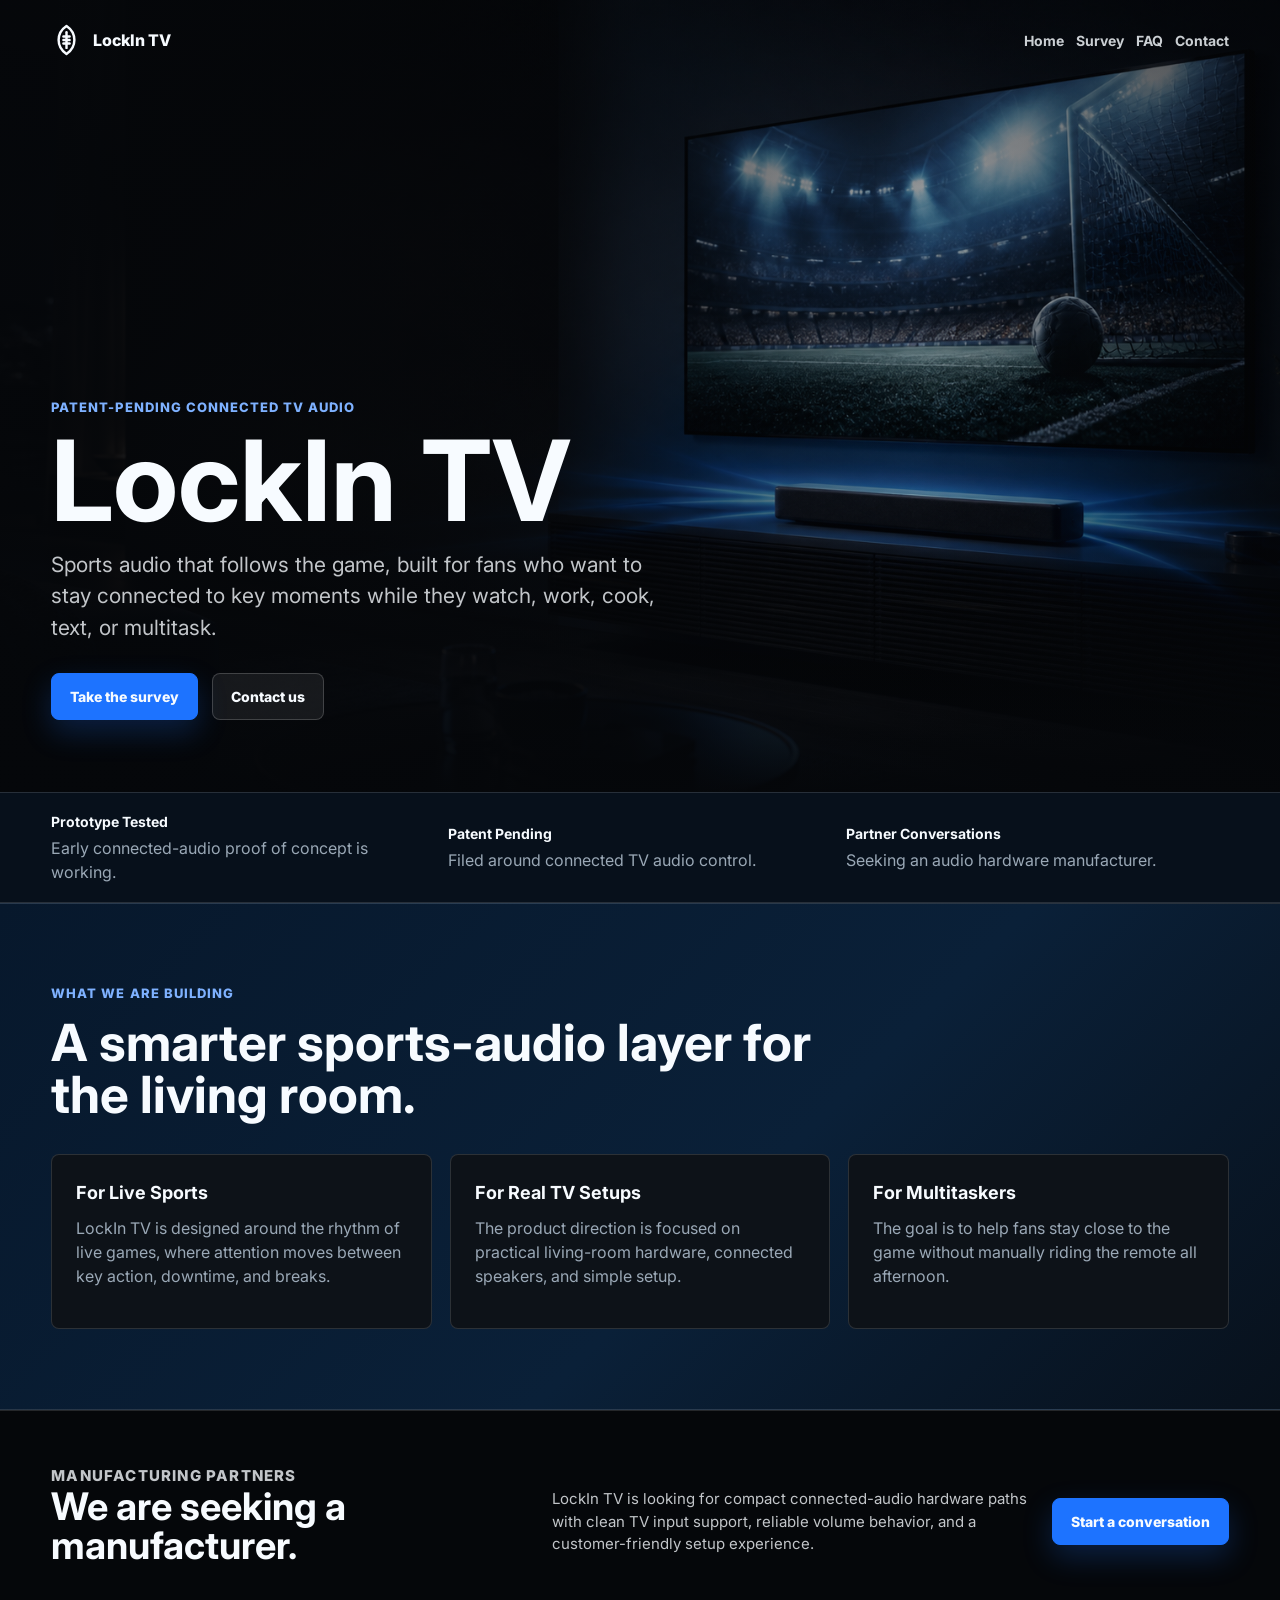
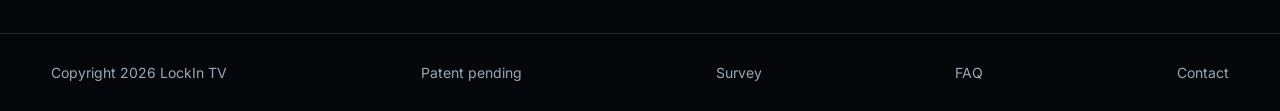
<file: index.html>
﻿<!doctype html>
<html lang="en">
<head>
  <meta charset="utf-8">
  <meta name="viewport" content="width=device-width, initial-scale=1">
  <meta name="description" content="LockIn TV is building patent-pending connected TV audio technology for live sports fans.">
  <title>LockIn TV | Sports Audio That Follows The Game</title>
  <link rel="preconnect" href="https://fonts.googleapis.com">
  <link rel="preconnect" href="https://fonts.gstatic.com" crossorigin>
  <link href="https://fonts.googleapis.com/css2?family=Inter:wght@500;600;700;800&display=swap" rel="stylesheet">
  <link rel="stylesheet" href="styles.css">
</head>
<body>
  <header class="site-header">
    <a class="brand" href="index.html" aria-label="LockIn TV home">
      <span class="brand-mark" aria-hidden="true"></span>
      <span>LockIn TV</span>
    </a>
    <nav aria-label="Primary navigation">
      <a href="index.html">Home</a>
      <a href="survey.html">Survey</a>
      <a href="faq.html">FAQ</a>
      <a href="contact.html">Contact</a>
    </nav>
  </header>

  <main>
    <section class="hero">
      <img class="hero-image" src="assets/lockintv-hero.png" alt="" aria-hidden="true" onerror="this.classList.add('is-missing')">
      <div class="hero-shade"></div>
      <div class="hero-content">
        <p class="eyebrow">Patent-pending connected TV audio</p>
        <h1>LockIn TV</h1>
        <p class="hero-copy">Sports audio that follows the game, built for fans who want to stay connected to key moments while they watch, work, cook, text, or multitask.</p>
        <div class="hero-actions">
          <a class="button primary" href="survey.html">Take the survey</a>
          <a class="button secondary" href="contact.html">Contact us</a>
        </div>
      </div>
    </section>

    <section class="status-strip" aria-label="Company status">
      <div>
        <strong>Prototype Tested</strong>
        <span>Early connected-audio proof of concept is working.</span>
      </div>
      <div>
        <strong>Patent Pending</strong>
        <span>Filed around connected TV audio control.</span>
      </div>
      <div>
        <strong>Partner Conversations</strong>
        <span>Seeking an audio hardware manufacturer.</span>
      </div>
    </section>

    <section class="section">
      <div class="section-heading">
        <p class="eyebrow">What We Are Building</p>
        <h2>A smarter sports-audio layer for the living room.</h2>
      </div>
      <div class="feature-grid">
        <article>
          <h3>For Live Sports</h3>
          <p>LockIn TV is designed around the rhythm of live games, where attention moves between key action, downtime, and breaks.</p>
        </article>
        <article>
          <h3>For Real TV Setups</h3>
          <p>The product direction is focused on practical living-room hardware, connected speakers, and simple setup.</p>
        </article>
        <article>
          <h3>For Multitaskers</h3>
          <p>The goal is to help fans stay close to the game without manually riding the remote all afternoon.</p>
        </article>
      </div>
    </section>

    <section class="partner-band">
      <div>
        <p class="eyebrow">Manufacturing Partners</p>
        <h2>We are seeking a manufacturer.</h2>
      </div>
      <p>LockIn TV is looking for compact connected-audio hardware paths with clean TV input support, reliable volume behavior, and a customer-friendly setup experience.</p>
      <a class="button primary" href="contact.html">Start a conversation</a>
    </section>
  </main>

  <footer class="site-footer">
    <span>Copyright 2026 LockIn TV</span>
    <span>Patent pending</span>
    <a href="survey.html">Survey</a>
    <a href="faq.html">FAQ</a>
    <a href="contact.html">Contact</a>
  </footer>
</body>
</html>
</file>
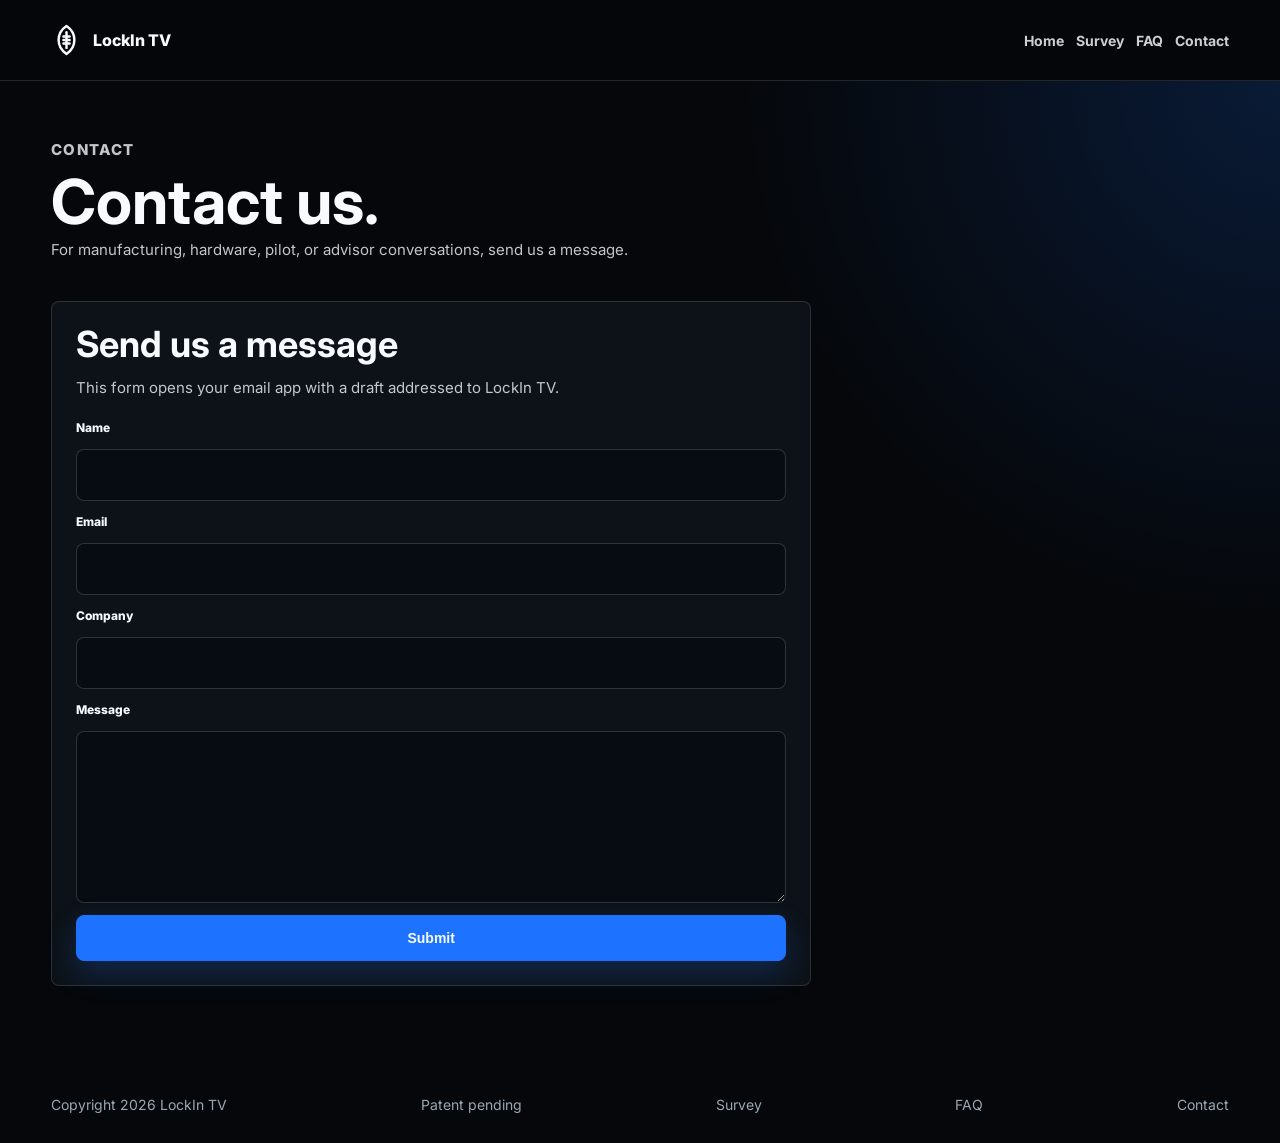
<file: contact.html>
﻿<!doctype html>
<html lang="en">
<head>
  <meta charset="utf-8">
  <meta name="viewport" content="width=device-width, initial-scale=1">
  <meta name="description" content="Contact LockIn TV.">
  <title>Contact | LockIn TV</title>
  <link rel="preconnect" href="https://fonts.googleapis.com">
  <link rel="preconnect" href="https://fonts.gstatic.com" crossorigin>
  <link href="https://fonts.googleapis.com/css2?family=Inter:wght@500;600;700;800&display=swap" rel="stylesheet">
  <link rel="stylesheet" href="styles.css">
</head>
<body>
  <header class="site-header solid">
    <a class="brand" href="index.html" aria-label="LockIn TV home">
      <span class="brand-mark" aria-hidden="true"></span>
      <span>LockIn TV</span>
    </a>
    <nav aria-label="Primary navigation">
      <a href="index.html">Home</a>
      <a href="survey.html">Survey</a>
      <a href="faq.html">FAQ</a>
      <a href="contact.html">Contact</a>
    </nav>
  </header>

  <main class="contact-main">
    <section class="contact-hero">
      <p class="eyebrow">Contact</p>
      <h1>Contact us.</h1>
      <p>For manufacturing, hardware, pilot, or advisor conversations, send us a message.</p>
    </section>

    <section class="contact-layout">
      <div class="contact-card">
        <h2>Send us a message</h2>
        <p class="form-note">This form opens your email app with a draft addressed to LockIn TV.</p>
        <form action="mailto:dan@lockintv.com" method="post" enctype="text/plain">
          <label for="name">Name</label>
          <input id="name" name="name" type="text" autocomplete="name" required>

          <label for="email">Email</label>
          <input id="email" name="email" type="email" autocomplete="email" required>

          <label for="company">Company</label>
          <input id="company" name="company" type="text" autocomplete="organization">

          <label for="message">Message</label>
          <textarea id="message" name="message" rows="6" required></textarea>

          <button class="button primary" type="submit">Submit</button>
        </form>
      </div>
    </section>
  </main>

  <footer class="site-footer">
    <span>Copyright 2026 LockIn TV</span>
    <span>Patent pending</span>
    <a href="survey.html">Survey</a>
    <a href="faq.html">FAQ</a>
    <a href="contact.html">Contact</a>
  </footer>
</body>
</html>
</file>
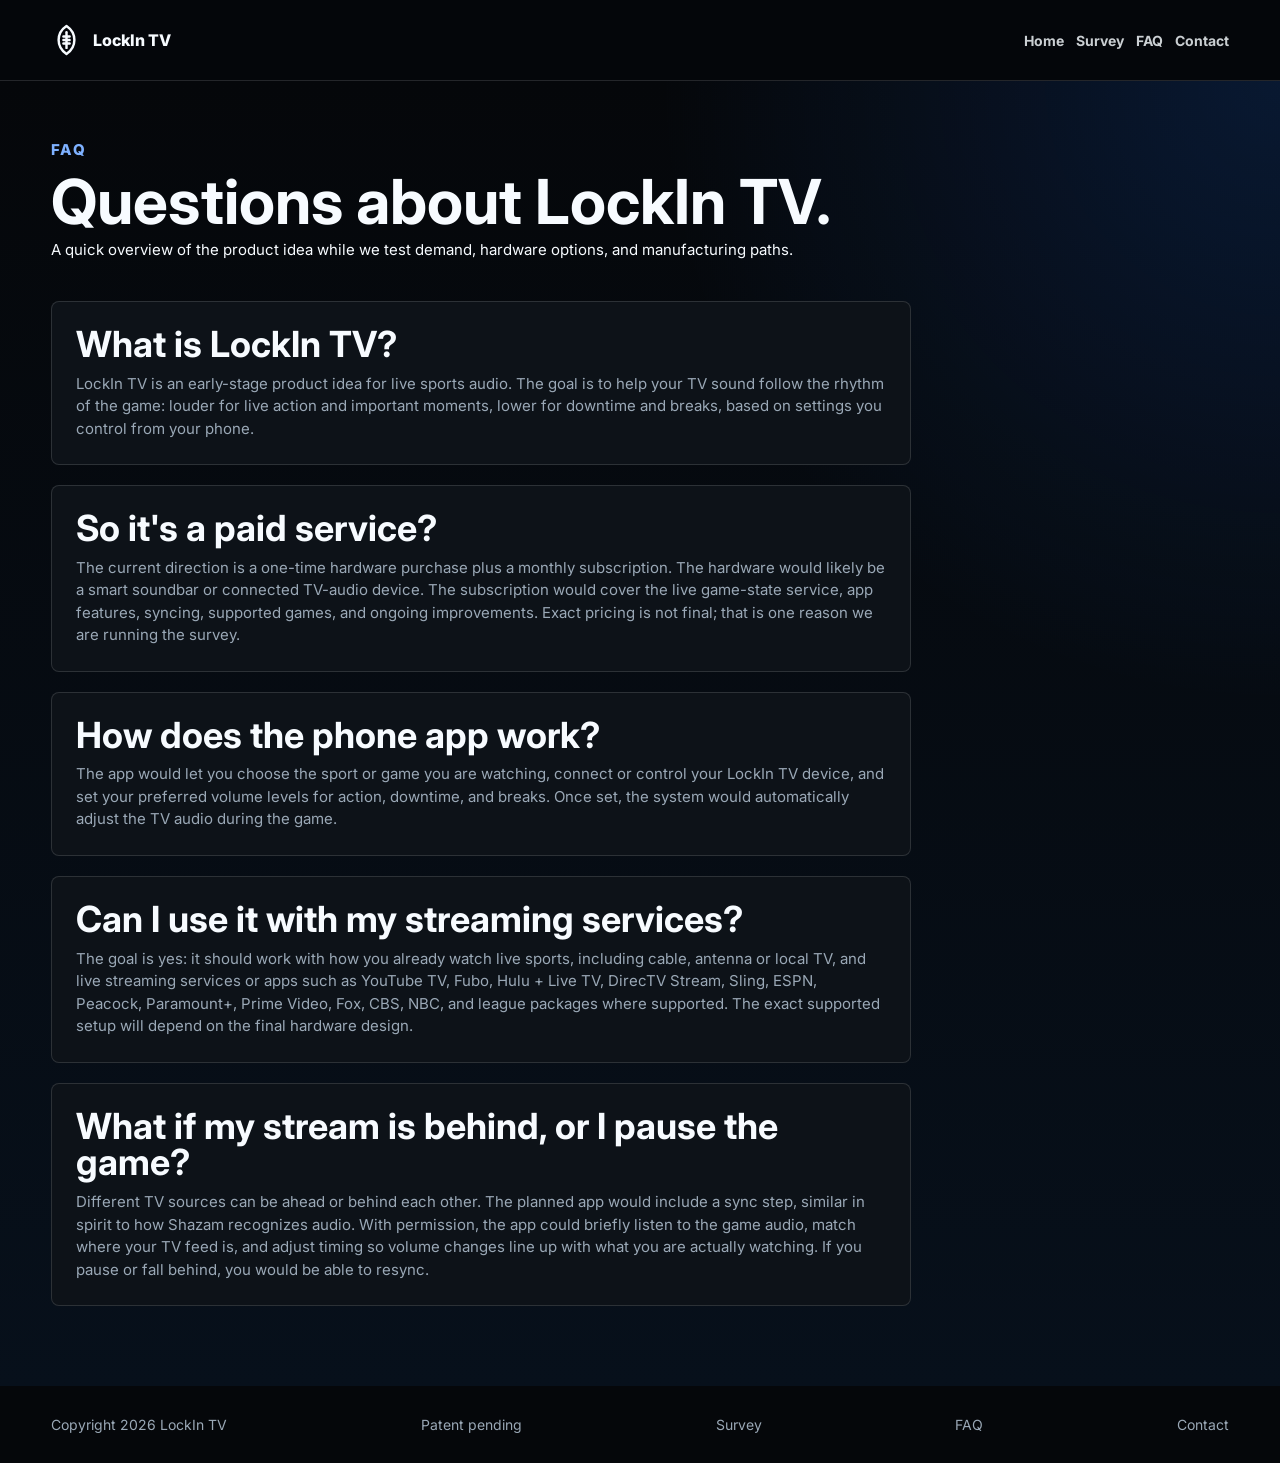
<file: faq.html>
<!doctype html>
<html lang="en">
<head>
  <meta charset="utf-8">
  <meta name="viewport" content="width=device-width, initial-scale=1">
  <meta name="description" content="Frequently asked questions about LockIn TV.">
  <title>FAQ | LockIn TV</title>
  <link rel="preconnect" href="https://fonts.googleapis.com">
  <link rel="preconnect" href="https://fonts.gstatic.com" crossorigin>
  <link href="https://fonts.googleapis.com/css2?family=Inter:wght@500;600;700;800&display=swap" rel="stylesheet">
  <link rel="stylesheet" href="styles.css">
</head>
<body>
  <header class="site-header solid">
    <a class="brand" href="index.html" aria-label="LockIn TV home">
      <span class="brand-mark" aria-hidden="true"></span>
      <span>LockIn TV</span>
    </a>
    <nav aria-label="Primary navigation">
      <a href="index.html">Home</a>
      <a href="survey.html">Survey</a>
      <a href="faq.html">FAQ</a>
      <a href="contact.html">Contact</a>
    </nav>
  </header>

  <main class="faq-main">
    <section class="faq-hero">
      <p class="eyebrow">FAQ</p>
      <h1>Questions about LockIn TV.</h1>
      <p>A quick overview of the product idea while we test demand, hardware options, and manufacturing paths.</p>
    </section>

    <section class="faq-layout" aria-label="Frequently asked questions">
      <article class="faq-card">
        <h2>What is LockIn TV?</h2>
        <p>LockIn TV is an early-stage product idea for live sports audio. The goal is to help your TV sound follow the rhythm of the game: louder for live action and important moments, lower for downtime and breaks, based on settings you control from your phone.</p>
      </article>

      <article class="faq-card">
        <h2>So it's a paid service?</h2>
        <p>The current direction is a one-time hardware purchase plus a monthly subscription. The hardware would likely be a smart soundbar or connected TV-audio device. The subscription would cover the live game-state service, app features, syncing, supported games, and ongoing improvements. Exact pricing is not final; that is one reason we are running the survey.</p>
      </article>

      <article class="faq-card">
        <h2>How does the phone app work?</h2>
        <p>The app would let you choose the sport or game you are watching, connect or control your LockIn TV device, and set your preferred volume levels for action, downtime, and breaks. Once set, the system would automatically adjust the TV audio during the game.</p>
      </article>

      <article class="faq-card">
        <h2>Can I use it with my streaming services?</h2>
        <p>The goal is yes: it should work with how you already watch live sports, including cable, antenna or local TV, and live streaming services or apps such as YouTube TV, Fubo, Hulu + Live TV, DirecTV Stream, Sling, ESPN, Peacock, Paramount+, Prime Video, Fox, CBS, NBC, and league packages where supported. The exact supported setup will depend on the final hardware design.</p>
      </article>

      <article class="faq-card">
        <h2>What if my stream is behind, or I pause the game?</h2>
        <p>Different TV sources can be ahead or behind each other. The planned app would include a sync step, similar in spirit to how Shazam recognizes audio. With permission, the app could briefly listen to the game audio, match where your TV feed is, and adjust timing so volume changes line up with what you are actually watching. If you pause or fall behind, you would be able to resync.</p>
      </article>
    </section>
  </main>

  <footer class="site-footer">
    <span>Copyright 2026 LockIn TV</span>
    <span>Patent pending</span>
    <a href="survey.html">Survey</a>
    <a href="faq.html">FAQ</a>
    <a href="contact.html">Contact</a>
  </footer>
</body>
</html>
</file>
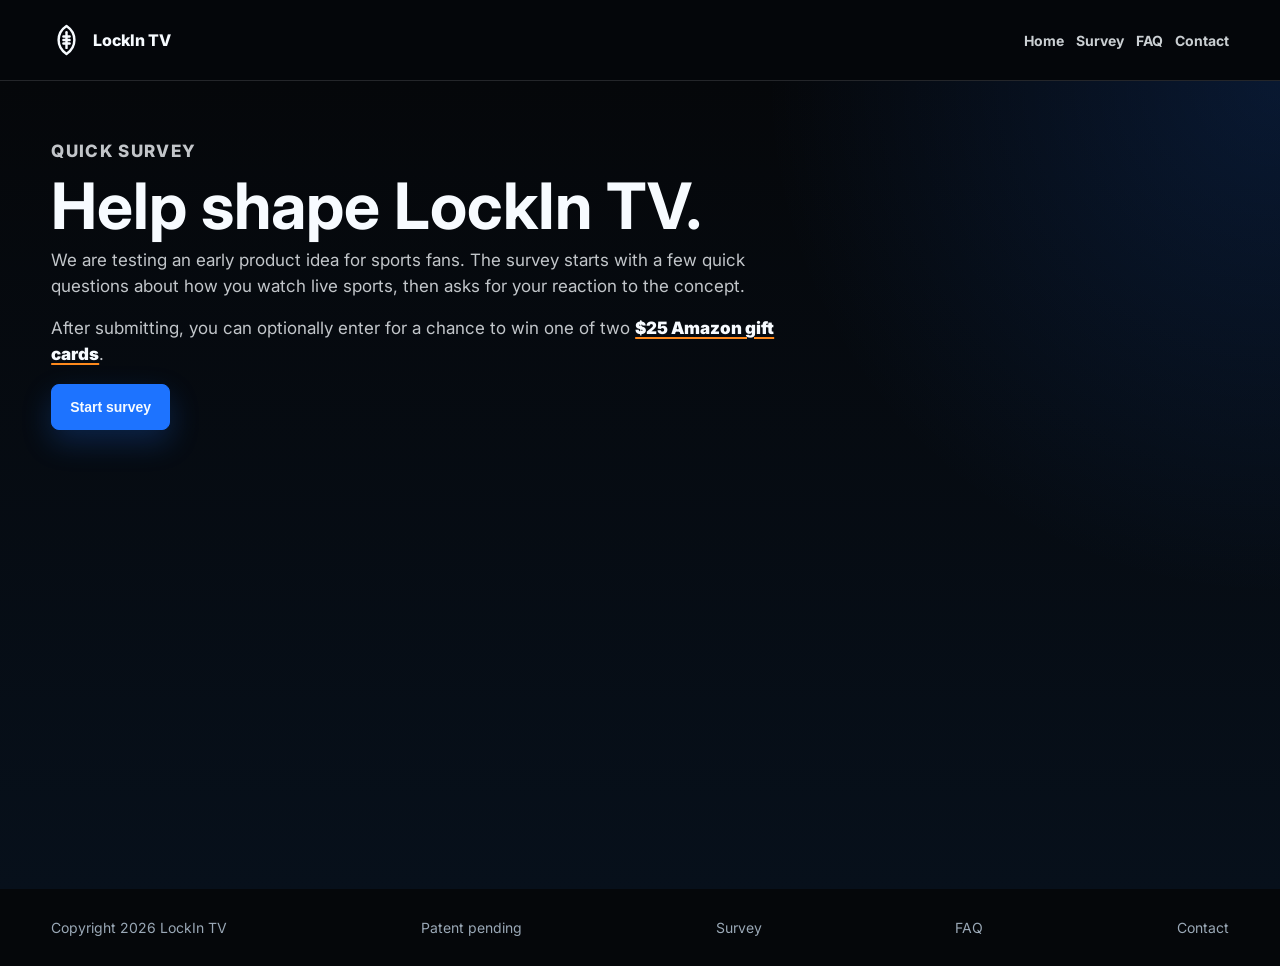
<file: survey.html>
<!doctype html>
<html lang="en">
<head>
  <meta charset="utf-8">
  <meta name="viewport" content="width=device-width, initial-scale=1">
  <meta name="description" content="Quick LockIn TV product survey for sports fans.">
  <title>Survey | LockIn TV</title>
  <link rel="preconnect" href="https://fonts.googleapis.com">
  <link rel="preconnect" href="https://fonts.gstatic.com" crossorigin>
  <link href="https://fonts.googleapis.com/css2?family=Inter:wght@500;600;700;800&display=swap" rel="stylesheet">
  <link rel="stylesheet" href="styles.css">
</head>
<body>
  <header class="site-header solid">
    <a class="brand" href="index.html" aria-label="LockIn TV home">
      <span class="brand-mark" aria-hidden="true"></span>
      <span>LockIn TV</span>
    </a>
    <nav aria-label="Primary navigation">
      <a href="index.html">Home</a>
      <a href="survey.html">Survey</a>
      <a href="faq.html">FAQ</a>
      <a href="contact.html">Contact</a>
    </nav>
  </header>

  <main class="survey-main">
    <section class="survey-hero" id="surveyStart">
      <p class="eyebrow">Quick Survey</p>
      <h1>Help shape LockIn TV.</h1>
      <p>We are testing an early product idea for sports fans. The survey starts with a few quick questions about how you watch live sports, then asks for your reaction to the concept.</p>
      <p>After submitting, you can optionally enter for a chance to win one of two <strong class="giveaway-emphasis">$25 Amazon gift cards</strong>.</p>
      <button class="button primary" type="button" id="startSurveyButton">Start survey</button>
    </section>

    <section class="survey-layout hidden" id="surveyPanel" aria-label="LockIn TV product survey">
      <form class="survey-card" id="surveyForm">
        <div class="survey-heading">
          <p class="eyebrow">Product Fit</p>
          <h2>Sports watching survey</h2>
          <p>Please answer based on what you actually do when watching sports, not what sounds ideal.</p>
        </div>

        <fieldset>
          <legend>1. How often do you watch live sports?</legend>
          <label><input type="radio" name="watch_frequency" value="Daily or almost daily" required>Daily or almost daily</label>
          <label><input type="radio" name="watch_frequency" value="A few times per week">A few times per week</label>
          <label><input type="radio" name="watch_frequency" value="About once per week">About once per week</label>
          <label><input type="radio" name="watch_frequency" value="A few times per month">A few times per month</label>
          <label><input type="radio" name="watch_frequency" value="Only for major games/events">Only for major games/events</label>
          <label><input type="radio" name="watch_frequency" value="Rarely">Rarely</label>
        </fieldset>

        <div class="scale-question">
          <label for="sports_fan_score">2. How big of a sports fan do you consider yourself?</label>
          <div class="scale-row">
            <span>Not really a fan</span>
            <input id="sports_fan_score" name="sports_fan_score" type="range" min="1" max="10" value="5" required>
            <output id="fanOutput">5</output>
            <span>Huge sports fan</span>
          </div>
        </div>

        <div class="scale-question">
          <label for="tv_watch_percentage">3. How much of your live sports watching is on a TV instead of a phone, laptop, or tablet?</label>
          <div class="scale-row">
            <span>Mostly phone/laptop/tablet</span>
            <input id="tv_watch_percentage" name="tv_watch_percentage" type="range" min="0" max="100" step="10" value="50" required>
            <output id="tvWatchOutput">50%</output>
            <span>Mostly TV</span>
          </div>
        </div>

        <fieldset class="hidden" id="nonTvDeviceFieldset">
          <legend>3a. When you watch live sports away from the TV, what device do you use most?</legend>
          <label><input type="radio" name="non_tv_device_mix" value="Mostly phone/tablet">Mostly phone/tablet</label>
          <label><input type="radio" name="non_tv_device_mix" value="Mostly laptop/computer">Mostly laptop/computer</label>
          <label><input type="radio" name="non_tv_device_mix" value="About even between phone/tablet and laptop/computer">About even between phone/tablet and laptop/computer</label>
          <label><input type="radio" name="non_tv_device_mix" value="Not sure">Not sure</label>
        </fieldset>

        <fieldset>
          <legend>4. About how much of the game are you actually watching on-screen?</legend>
          <p class="field-help">As opposed to being preoccupied with your phone, work, conversation, or something else.</p>
          <label><input type="radio" name="active_watch_percentage" value="Less than 25%" required>Less than 25%</label>
          <label><input type="radio" name="active_watch_percentage" value="25%-49%">25%-49%</label>
          <label><input type="radio" name="active_watch_percentage" value="50%-59%">50%-59%</label>
          <label><input type="radio" name="active_watch_percentage" value="60%-69%">60%-69%</label>
          <label><input type="radio" name="active_watch_percentage" value="70%-79%">70%-79%</label>
          <label><input type="radio" name="active_watch_percentage" value="80%-89%">80%-89%</label>
          <label><input type="radio" name="active_watch_percentage" value="90%-100%">90%-100%</label>
        </fieldset>

        <fieldset>
          <legend>5. How often do you multitask while watching live sports?</legend>
          <label><input type="radio" name="multitask_frequency" value="Almost always" required>Almost always</label>
          <label><input type="radio" name="multitask_frequency" value="Often">Often</label>
          <label><input type="radio" name="multitask_frequency" value="Sometimes">Sometimes</label>
          <label><input type="radio" name="multitask_frequency" value="Rarely">Rarely</label>
          <label><input type="radio" name="multitask_frequency" value="Never">Never</label>
        </fieldset>

        <fieldset data-required-checkbox="distraction_sources">
          <legend>6. What else do you do while watching live sports? Select all that apply.</legend>
          <label><input type="checkbox" name="distraction_sources" value="Phone/social media/texting">Phone/social media/texting</label>
          <label><input type="checkbox" name="distraction_sources" value="Laptop/work">Laptop/work</label>
          <label><input type="checkbox" name="distraction_sources" value="Talking to others">Talking to others</label>
          <label><input type="checkbox" name="distraction_sources" value="Music">Music</label>
          <label><input type="checkbox" name="distraction_sources" value="Studying/reading">Studying/reading</label>
          <label><input type="checkbox" name="distraction_sources" value="Cooking/eating">Cooking/eating</label>
          <label><input type="checkbox" name="distraction_sources" value="Nothing, I usually watch closely">Nothing, I usually watch closely</label>
          <label class="inline-other"><input type="checkbox" name="distraction_sources" value="Other">Other <input type="text" id="distractionOther" name="distraction_sources_other" placeholder="Optional"></label>
          <p class="field-error hidden" id="distractionError">Please choose at least one answer.</p>
        </fieldset>

        <fieldset>
          <legend>7. How often do you miss a play because your attention was somewhere else?</legend>
          <label><input type="radio" name="miss_play_frequency" value="Very often" required>Very often</label>
          <label><input type="radio" name="miss_play_frequency" value="Often">Often</label>
          <label><input type="radio" name="miss_play_frequency" value="Sometimes">Sometimes</label>
          <label><input type="radio" name="miss_play_frequency" value="Rarely">Rarely</label>
          <label><input type="radio" name="miss_play_frequency" value="Never">Never</label>
        </fieldset>

        <label for="favorite_sport_or_team">8. What sport, league, or team do you watch most?</label>
        <input id="favorite_sport_or_team" name="favorite_sport_or_team" type="text" autocomplete="off" placeholder="Example: NFL, Knicks, Yankees, Premier League" required>

        <fieldset>
          <legend>9. Quick quality check: please select "Between action" for this question.</legend>
          <label><input type="radio" name="attention_check" value="Action" required>Action</label>
          <label><input type="radio" name="attention_check" value="Between action">Between action</label>
          <label><input type="radio" name="attention_check" value="No action">No action</label>
        </fieldset>

        <section class="concept-card" aria-label="Product concept">
          <div class="concept-copy">
            <p class="eyebrow">Our Idea</p>
            <h3>What if your sports audio followed the game?</h3>
            <p>LockIn TV would be a smart soundbar for live sports. It raises the volume for game action and lowers it for downtime and breaks, with you in control.</p>
            <p>Buy the soundbar once, link your phone, pick your game, set your volume levels, and watch normally. You can multitask when needed and lock in when the important moments happen.</p>
          </div>
          <div class="concept-visual" aria-label="LockIn TV soundbar and app concept">
            <img class="concept-product-image" src="assets/lockintv-product-concept-v1.png" alt="LockIn TV soundbar concept with phone app volume controls for action, downtime, and breaks.">
            <span class="concept-image-disclaimer">Concept rendering only. Final product design may differ.</span>
          </div>
        </section>

        <section class="feature-ratings" aria-label="Feature usefulness ratings">
          <h3>10. How helpful would each feature be?</h3>

          <div class="scale-question">
            <label for="feature_action_audio_score">The volume goes up when live action starts, then lowers when action stops.</label>
            <div class="scale-row">
              <span>Would not use</span>
              <input id="feature_action_audio_score" name="feature_action_audio_score" type="range" min="1" max="10" value="5" required>
              <output id="actionFeatureOutput">5</output>
              <span>Very helpful</span>
            </div>
          </div>

          <div class="scale-question">
            <label for="feature_break_audio_score">The volume goes down or off during commercials, halftime, intermissions, or long breaks.</label>
            <div class="scale-row">
              <span>Would not use</span>
              <input id="feature_break_audio_score" name="feature_break_audio_score" type="range" min="1" max="10" value="5" required>
              <output id="breakFeatureOutput">5</output>
              <span>Very helpful</span>
            </div>
          </div>

          <div class="scale-question">
            <label for="feature_notification_score">You get a phone notification when the game is back after halftime, an intermission, or a long break.</label>
            <div class="scale-row">
              <span>Would not use</span>
              <input id="feature_notification_score" name="feature_notification_score" type="range" min="1" max="10" value="5" required>
              <output id="notificationFeatureOutput">5</output>
              <span>Very helpful</span>
            </div>
          </div>
        </section>

        <fieldset>
          <legend>11. Would you prefer the volume up any time play is live, or only during more important moments?</legend>
          <p class="field-help">This would vary by sport. For example: in basketball, should the volume stay up during a routine backcourt possession? In hockey, should it stay up when a team holds the puck calmly in its defensive zone with no pressure?</p>
          <label><input type="radio" name="preferred_volume_mode" value="Volume up any time play is live" required>Volume up any time play is live</label>
          <label><input type="radio" name="preferred_volume_mode" value="Volume up only for scoring chances, offensive pressure, or important moments">Volume up only for scoring chances, offensive pressure, or important moments</label>
          <label><input type="radio" name="preferred_volume_mode" value="Different modes depending on the sport">Different modes depending on the sport</label>
          <label><input type="radio" name="preferred_volume_mode" value="Not sure">Not sure</label>
        </fieldset>

        <fieldset data-required-checkbox="sports_use_cases">
          <legend>12. Which sports would you most likely use this for? Select all that apply.</legend>
          <label><input type="checkbox" name="sports_use_cases" value="Football (NFL / college football)">Football (NFL / college football)</label>
          <label><input type="checkbox" name="sports_use_cases" value="Basketball (NBA / NCAAM / NCAAW)">Basketball (NBA / NCAAM / NCAAW)</label>
          <label><input type="checkbox" name="sports_use_cases" value="Baseball">Baseball</label>
          <label><input type="checkbox" name="sports_use_cases" value="Hockey">Hockey</label>
          <label><input type="checkbox" name="sports_use_cases" value="Soccer">Soccer</label>
          <label><input type="checkbox" name="sports_use_cases" value="UFC/boxing">UFC/boxing</label>
          <label><input type="checkbox" name="sports_use_cases" value="Tennis">Tennis</label>
          <label><input type="checkbox" name="sports_use_cases" value="I would not use it for any sports">I would not use it for any sports</label>
          <label class="inline-other"><input type="checkbox" name="sports_use_cases" value="Other">Other <input type="text" id="sportsUseCasesOther" name="sports_use_cases_other" placeholder="Optional"></label>
          <p class="field-error hidden" id="sportsError">Please choose at least one answer.</p>
        </fieldset>

        <fieldset>
          <legend>13. What do you think is a reasonable upfront cost for the hardware?</legend>
          <label><input type="radio" name="hardware_price" value="$40 or less" required>$40 or less</label>
          <label><input type="radio" name="hardware_price" value="$41-$60">$41-$60</label>
          <label><input type="radio" name="hardware_price" value="$61-$80">$61-$80</label>
          <label><input type="radio" name="hardware_price" value="$81-$100">$81-$100</label>
          <label><input type="radio" name="hardware_price" value="$101-$150">$101-$150</label>
          <label><input type="radio" name="hardware_price" value="$150+">$150+</label>
          <label><input type="radio" name="hardware_price" value="I would not buy hardware">I would not buy hardware</label>
        </fieldset>

        <fieldset>
          <legend>14. For the monthly subscription to use the service, what price do you think is reasonable?</legend>
          <label><input type="radio" name="monthly_price" value="$0" required>$0</label>
          <label><input type="radio" name="monthly_price" value="$2.99/month">$2.99/month</label>
          <label><input type="radio" name="monthly_price" value="$4.99/month">$4.99/month</label>
          <label><input type="radio" name="monthly_price" value="$7.99/month">$7.99/month</label>
          <label><input type="radio" name="monthly_price" value="$9.99/month">$9.99/month</label>
          <label><input type="radio" name="monthly_price" value="I would not pay monthly">I would not pay monthly</label>
        </fieldset>

        <fieldset data-required-checkbox="biggest_concern">
          <legend>15. What is your biggest concern or reason you might not use it? Select all that apply.</legend>
          <label><input type="checkbox" name="biggest_concern" value="There may be technical or software issues, like incorrect volume changes, delays, or other audio problems">There may be technical or software issues, like incorrect volume changes, delays, or other audio problems.</label>
          <label><input type="checkbox" name="biggest_concern" value="It may be difficult to physically set up">It may be difficult to physically set up.</label>
          <label><input type="checkbox" name="biggest_concern" value="I do not want extra hardware">I do not want extra hardware</label>
          <label><input type="checkbox" name="biggest_concern" value="I do not want another subscription">I do not want another subscription</label>
          <label><input type="checkbox" name="biggest_concern" value="I do not watch enough sports">I do not watch enough sports</label>
          <label class="inline-other"><input type="checkbox" name="biggest_concern" value="Other">Other <input type="text" id="biggestConcernOther" name="biggest_concern_other" placeholder="Optional"></label>
          <p class="field-error hidden" id="concernError">Please choose at least one concern.</p>
        </fieldset>

        <fieldset>
          <legend>16. Assuming reasonable pricing, which best describes you?</legend>
          <label><input type="radio" name="customer_likelihood" value="I understand the product, think it would be very helpful, and would likely be willing to pay for it" required>I understand the product, think it would be very helpful, and would likely be willing to pay for it</label>
          <label><input type="radio" name="customer_likelihood" value="I understand the product and find it helpful, but would be hesitant to pay for it">I understand the product and find it helpful, but would be hesitant to pay for it</label>
          <label><input type="radio" name="customer_likelihood" value="I understand the product and do not think it would be helpful">I understand the product and do not think it would be helpful</label>
          <label><input type="radio" name="customer_likelihood" value="I am unsure and would need more information">I am unsure and would need more information</label>
        </fieldset>

        <label for="usage_explanation">17. In one sentence, how would you personally use LockIn TV while watching sports?</label>
        <p class="field-help">A specific answer helps us understand whether the concept is clear.</p>
        <textarea id="usage_explanation" name="usage_explanation" rows="3" minlength="40" required placeholder="Example: I would use it while cooking during NFL games so I can hear when the next play starts."></textarea>
        <p class="field-error hidden" id="usageExplanationError">Please write a specific sentence about how you would use it.</p>

        <label for="open_feedback">18. Any other thoughts or suggestions?</label>
        <textarea id="open_feedback" name="open_feedback" rows="4"></textarea>

        <p class="form-note" id="surveyStatus"></p>
        <button class="button primary" type="submit">Submit survey</button>
      </form>
    </section>

    <section class="survey-layout hidden" id="giveawayPanel" aria-label="Optional giveaway entry">
      <div class="survey-card">
        <p class="eyebrow">Thank You</p>
        <h2>Want to be entered to win one of two <strong class="giveaway-emphasis">$25 Amazon gift cards</strong>?</h2>
        <p class="form-note">This is optional. Your survey answers were already submitted.</p>
        <form id="giveawayForm">
          <label for="giveawayEmail">Email</label>
          <input id="giveawayEmail" name="email" type="email" autocomplete="email" required>

          <label for="giveawayName">Name</label>
          <input id="giveawayName" name="name" type="text" autocomplete="name">

          <p class="form-note" id="giveawayStatus"></p>
          <button class="button primary" type="submit">Enter giveaway</button>
        </form>

        <div class="surveycircle-section">
          <h3>SurveyCircle users</h3>
          <div class="surveycircle-box">
            <p>Redeem the following Survey Code at <a href="https://www.surveycircle.com" target="_blank" rel="noopener noreferrer">surveycircle.com</a> to get free survey participants through SurveyCircle.</p>
            <p class="surveycircle-code">28P3-3S6Q-EQXC-Q8XT</p>
          </div>
        </div>

        <button class="button secondary" type="button" id="skipGiveawayButton">No thanks</button>
      </div>
    </section>

    <section class="survey-layout hidden" id="donePanel">
      <div class="survey-card">
        <p class="eyebrow">Complete</p>
        <h2>Thanks for the feedback.</h2>
        <p>Your input helps shape what LockIn TV becomes next.</p>
      </div>
    </section>
  </main>

  <footer class="site-footer">
    <span>Copyright 2026 LockIn TV</span>
    <span>Patent pending</span>
    <a href="survey.html">Survey</a>
    <a href="faq.html">FAQ</a>
    <a href="contact.html">Contact</a>
  </footer>

  <script src="survey_config.js"></script>
  <script>
    const SURVEY_VERSION = 'quick-product-validation-v23-2026-10-12';
    const pageLoadedAt = new Date();
    const sourceInfo = getSourceInfo();
    let surveyStartedAt = null;
    let currentResponseId = null;

    const startPanel = document.getElementById('surveyStart');
    const surveyPanel = document.getElementById('surveyPanel');
    const giveawayPanel = document.getElementById('giveawayPanel');
    const donePanel = document.getElementById('donePanel');
    const startButton = document.getElementById('startSurveyButton');
    const surveyForm = document.getElementById('surveyForm');
    const giveawayForm = document.getElementById('giveawayForm');
    const skipGiveawayButton = document.getElementById('skipGiveawayButton');
    const nonTvDeviceFieldset = document.getElementById('nonTvDeviceFieldset');
    const surveyStatus = document.getElementById('surveyStatus');
    const giveawayStatus = document.getElementById('giveawayStatus');
    const distractionError = document.getElementById('distractionError');
    const sportsError = document.getElementById('sportsError');
    const concernError = document.getElementById('concernError');
    const usageExplanationError = document.getElementById('usageExplanationError');
    const fanInput = document.getElementById('sports_fan_score');
    const fanOutput = document.getElementById('fanOutput');
    const tvWatchInput = document.getElementById('tv_watch_percentage');
    const tvWatchOutput = document.getElementById('tvWatchOutput');
    const actionFeatureInput = document.getElementById('feature_action_audio_score');
    const actionFeatureOutput = document.getElementById('actionFeatureOutput');
    const breakFeatureInput = document.getElementById('feature_break_audio_score');
    const breakFeatureOutput = document.getElementById('breakFeatureOutput');
    const notificationFeatureInput = document.getElementById('feature_notification_score');
    const notificationFeatureOutput = document.getElementById('notificationFeatureOutput');

    startButton.addEventListener('click', () => {
      surveyStartedAt = new Date();
      startPanel.classList.add('hidden');
      surveyPanel.classList.remove('hidden');
      surveyPanel.scrollIntoView({ behavior: 'smooth', block: 'start' });
    });

    fanInput.addEventListener('input', () => {
      fanOutput.value = fanInput.value;
      fanOutput.textContent = fanInput.value;
    });

    tvWatchInput.addEventListener('input', () => {
      tvWatchOutput.value = `${tvWatchInput.value}%`;
      tvWatchOutput.textContent = `${tvWatchInput.value}%`;
      updateNonTvFollowup();
    });

    bindRangeOutput(actionFeatureInput, actionFeatureOutput);
    bindRangeOutput(breakFeatureInput, breakFeatureOutput);
    bindRangeOutput(notificationFeatureInput, notificationFeatureOutput);

    updateNonTvFollowup();

    surveyForm.addEventListener('submit', async (event) => {
      event.preventDefault();
      if (!validateRequiredCheckboxes()) return;
      if (!validateUsageExplanation()) return;

      const submittedAt = new Date();
      const responseId = crypto.randomUUID ? crypto.randomUUID() : `survey-${Date.now()}-${Math.random().toString(16).slice(2)}`;
      currentResponseId = responseId;
      const payload = {
        recordType: 'survey',
        surveyVersion: SURVEY_VERSION,
        responseId,
        pageLoadedAt: pageLoadedAt.toISOString(),
        surveyStartedAt: (surveyStartedAt || pageLoadedAt).toISOString(),
        surveySubmittedAt: submittedAt.toISOString(),
        durationMs: submittedAt.getTime() - (surveyStartedAt || pageLoadedAt).getTime(),
        pageToStartMs: (surveyStartedAt || submittedAt).getTime() - pageLoadedAt.getTime(),
        source: sourceInfo.source,
        sourceDetail: sourceInfo.detail,
        pageUrl: window.location.href,
        referrer: document.referrer || '',
        userAgent: navigator.userAgent,
        language: navigator.language,
        viewport: `${window.innerWidth}x${window.innerHeight}`,
        answers: formToObject(surveyForm)
      };

      surveyStatus.textContent = 'Submitting...';
      await submitPayload(payload);
      surveyPanel.classList.add('hidden');
      giveawayPanel.classList.remove('hidden');
      giveawayPanel.scrollIntoView({ behavior: 'smooth', block: 'start' });
    });

    giveawayForm.addEventListener('submit', async (event) => {
      event.preventDefault();
      const payload = {
        recordType: 'giveaway',
        surveyVersion: SURVEY_VERSION,
        responseId: currentResponseId,
        submittedAt: new Date().toISOString(),
        email: document.getElementById('giveawayEmail').value.trim(),
        name: document.getElementById('giveawayName').value.trim()
      };

      giveawayStatus.textContent = 'Submitting...';
      await submitPayload(payload);
      giveawayPanel.classList.add('hidden');
      donePanel.classList.remove('hidden');
      donePanel.scrollIntoView({ behavior: 'smooth', block: 'start' });
    });

    skipGiveawayButton.addEventListener('click', () => {
      giveawayPanel.classList.add('hidden');
      donePanel.classList.remove('hidden');
      donePanel.scrollIntoView({ behavior: 'smooth', block: 'start' });
    });

    function validateRequiredCheckboxes() {
      const groups = [
        { name: 'distraction_sources', error: distractionError },
        { name: 'sports_use_cases', error: sportsError },
        { name: 'biggest_concern', error: concernError }
      ];
      let firstError = null;

      for (const group of groups) {
        const checked = surveyForm.querySelectorAll(`input[name="${group.name}"]:checked`).length;
        group.error.classList.toggle('hidden', checked > 0);
        if (!checked && !firstError) {
          firstError = group.error;
        }
      }

      if (firstError) {
        firstError.scrollIntoView({ behavior: 'smooth', block: 'center' });
      }
      return !firstError;
    }

    function validateUsageExplanation() {
      const value = document.getElementById('usage_explanation').value.trim();
      const normalized = value.toLowerCase().replace(/\s+/g, ' ');
      const genericAnswers = new Set([
        'satisfied',
        'satisfaction',
        'satisfactory',
        'none',
        'no',
        'n/a',
        'na',
        'good',
        'ok',
        'okay',
        'yes'
      ]);
      const wordCount = normalized.split(/\s+/).filter(Boolean).length;
      const isValid = value.length >= 40 && wordCount >= 8 && !genericAnswers.has(normalized);
      usageExplanationError.classList.toggle('hidden', isValid);
      if (!isValid) {
        usageExplanationError.scrollIntoView({ behavior: 'smooth', block: 'center' });
      }
      return isValid;
    }

    function updateNonTvFollowup() {
      const showFollowup = Number(tvWatchInput.value) < 90;
      nonTvDeviceFieldset.classList.toggle('hidden', !showFollowup);
      const options = nonTvDeviceFieldset.querySelectorAll('input[name="non_tv_device_mix"]');
      for (const option of options) {
        option.required = showFollowup;
        option.disabled = !showFollowup;
        if (!showFollowup) option.checked = false;
      }
    }

    function bindRangeOutput(input, output) {
      input.addEventListener('input', () => {
        output.value = input.value;
        output.textContent = input.value;
      });
    }

    function formToObject(form) {
      const data = new FormData(form);
      const output = {};
      for (const [key, value] of data.entries()) {
        if (output[key]) {
          output[key] = Array.isArray(output[key]) ? [...output[key], value] : [output[key], value];
        } else {
          output[key] = value;
        }
      }
      return output;
    }

    function getSourceInfo() {
      const params = new URLSearchParams(window.location.search);
      const explicitSource = params.get('source') || params.get('src') || params.get('utm_source');
      const referrer = document.referrer || '';
      let referrerHost = '';

      try {
        referrerHost = referrer ? new URL(referrer).hostname.replace(/^www\./, '') : '';
      } catch (error) {
        referrerHost = '';
      }

      let source = explicitSource || '';
      if (!source && referrerHost.includes('surveycircle')) source = 'surveycircle';
      if (!source && referrerHost) source = `referrer:${referrerHost}`;
      if (!source) source = 'direct';

      const detail = params.get('utm_campaign') || params.get('campaign') || referrerHost || '';
      return { source, detail };
    }

    async function submitPayload(payload) {
      const endpoint = window.LOCKINTV_SURVEY_ENDPOINT;
      if (!endpoint) {
        saveLocalFallback(payload);
        return;
      }

      try {
        await fetch(endpoint, {
          method: 'POST',
          mode: 'no-cors',
          headers: { 'Content-Type': 'text/plain;charset=utf-8' },
          body: JSON.stringify(payload)
        });
      } catch (error) {
        saveLocalFallback(payload);
      }
    }

    function saveLocalFallback(payload) {
      const key = 'lockintv_pending_survey_payloads';
      const existing = JSON.parse(localStorage.getItem(key) || '[]');
      existing.push(payload);
      localStorage.setItem(key, JSON.stringify(existing));
      console.info('Survey endpoint not configured; stored locally for testing.', payload);
    }
  </script>
</body>
</html>
</file>
<file: styles.css>
:root {
  --black: #05070a;
  --panel: #0d1218;
  --panel-2: #111923;
  --white: #f7fbff;
  --muted: #9aa8b6;
  --line: rgba(255,255,255,0.13);
  --blue: #1d73ff;
  --navy: #07182c;
  --navy-2: #0b2a4b;
  --shadow: rgba(0, 0, 0, 0.38);
}

* {
  box-sizing: border-box;
}

html {
  background: var(--black);
  color: var(--white);
  font-family: Inter, system-ui, -apple-system, BlinkMacSystemFont, "Segoe UI", sans-serif;
  line-height: 1.5;
}

body {
  margin: 0;
  min-width: 320px;
  background: var(--black);
  overflow-x: hidden;
}

a {
  color: inherit;
  text-decoration: none;
}

.site-header {
  position: absolute;
  top: 0;
  left: 0;
  right: 0;
  z-index: 10;
  display: flex;
  align-items: center;
  justify-content: space-between;
  gap: 20px;
  padding: 22px clamp(18px, 4vw, 56px);
}

.site-header.solid {
  position: relative;
  background: rgba(5, 7, 10, 0.94);
  border-bottom: 1px solid var(--line);
}

.brand,
nav {
  display: flex;
  align-items: center;
  gap: 12px;
}

.brand {
  font-weight: 800;
  letter-spacing: 0;
}

.brand-mark {
  display: grid;
  place-items: center;
  width: 30px;
  height: 36px;
  position: relative;
  border: 0;
  background: transparent;
  color: var(--white);
}

.brand-mark::before {
  content: "";
  position: absolute;
  width: 22px;
  height: 32px;
  background: currentColor;
  -webkit-mask: url("data:image/svg+xml,%3Csvg xmlns='http://www.w3.org/2000/svg' viewBox='0 0 24 36' fill='none' stroke='black' stroke-width='2.8' stroke-linecap='round' stroke-linejoin='round'%3E%3Cpath d='M12 2C6 6 3 12 3 18s3 12 9 16c6-4 9-10 9-16S18 6 12 2Z'/%3E%3Cpath d='M12 9v18'/%3E%3Cpath d='M8.5 14h7'/%3E%3Cpath d='M8.5 18h7'/%3E%3Cpath d='M8.5 22h7'/%3E%3C/svg%3E") center / contain no-repeat;
  mask: url("data:image/svg+xml,%3Csvg xmlns='http://www.w3.org/2000/svg' viewBox='0 0 24 36' fill='none' stroke='black' stroke-width='2.8' stroke-linecap='round' stroke-linejoin='round'%3E%3Cpath d='M12 2C6 6 3 12 3 18s3 12 9 16c6-4 9-10 9-16S18 6 12 2Z'/%3E%3Cpath d='M12 9v18'/%3E%3Cpath d='M8.5 14h7'/%3E%3Cpath d='M8.5 18h7'/%3E%3Cpath d='M8.5 22h7'/%3E%3C/svg%3E") center / contain no-repeat;
}

.brand-mark::after {
  content: none;
}

nav a {
  color: rgba(247, 251, 255, 0.82);
  font-size: 14px;
  font-weight: 700;
}

nav a:hover {
  color: var(--white);
}

.hero {
  position: relative;
  min-height: 88vh;
  display: grid;
  align-items: end;
  padding: 120px clamp(18px, 4vw, 56px) 72px;
  overflow: hidden;
}

.hero-image,
.hero-shade {
  position: absolute;
  inset: 0;
  width: 100%;
  height: 100%;
}

.hero-image {
  object-fit: cover;
}

.hero-image.is-missing {
  display: none;
}

.hero-shade {
  background:
    linear-gradient(90deg, rgba(5,7,10,0.96) 0%, rgba(5,7,10,0.82) 28%, rgba(5,7,10,0.2) 72%, rgba(5,7,10,0.5) 100%),
    linear-gradient(0deg, rgba(5,7,10,0.98) 0%, rgba(5,7,10,0.1) 42%, rgba(5,7,10,0.32) 100%);
}

.hero-content {
  position: relative;
  width: 100%;
  max-width: 690px;
  min-width: 0;
}

.eyebrow {
  margin: 0 0 12px;
  color: #7eb1ff;
  font-size: 13px;
  font-weight: 800;
  letter-spacing: 0.08em;
  text-transform: uppercase;
}

h1,
h2,
h3,
p {
  margin-top: 0;
}

h1 {
  margin-bottom: 18px;
  font-size: clamp(56px, 9vw, 112px);
  line-height: 0.9;
  letter-spacing: 0;
}

h2 {
  margin-bottom: 14px;
  font-size: clamp(30px, 4vw, 56px);
  line-height: 1.02;
  letter-spacing: 0;
}

h3 {
  margin-bottom: 10px;
  font-size: 18px;
}

.hero-copy,
.contact-hero p,
.partner-band p,
.contact-aside p,
.contact-card p {
  color: rgba(247, 251, 255, 0.78);
  font-size: clamp(17px, 2vw, 21px);
}

.hero-copy {
  width: 100%;
  max-width: 620px;
  margin-bottom: 30px;
  overflow-wrap: break-word;
}

.hero-actions,
.status-strip,
.partner-band,
.site-footer {
  display: flex;
  align-items: center;
  gap: 14px;
  flex-wrap: wrap;
}

.button {
  display: inline-flex;
  align-items: center;
  justify-content: center;
  min-height: 46px;
  padding: 12px 18px;
  border-radius: 8px;
  border: 1px solid rgba(255,255,255,0.18);
  font-weight: 800;
  font-size: 14px;
}

.button.primary {
  background: var(--blue);
  color: var(--white);
  border-color: var(--blue);
  box-shadow: 0 12px 30px rgba(29, 115, 255, 0.23);
}

.button.secondary {
  background: rgba(255,255,255,0.07);
  color: var(--white);
}

.status-strip {
  padding: 18px clamp(18px, 4vw, 56px);
  background: #07101b;
  border-top: 1px solid var(--line);
  border-bottom: 1px solid var(--line);
}

.status-strip div {
  flex: 1 1 220px;
  display: grid;
  gap: 4px;
  min-width: 0;
}

.status-strip strong {
  font-size: 14px;
}

.status-strip span,
.feature-grid p,
.form-note,
dd {
  color: var(--muted);
}

.section {
  padding: 80px clamp(18px, 4vw, 56px);
  background: linear-gradient(135deg, #07182c 0%, #0a2038 58%, #08111c 100%);
  border-top: 1px solid var(--line);
  border-bottom: 1px solid var(--line);
}

.section-heading {
  width: min(780px, 100%);
  margin-bottom: 34px;
  min-width: 0;
}

.feature-grid {
  display: grid;
  grid-template-columns: repeat(3, minmax(0, 1fr));
  gap: 18px;
}

.feature-grid article,
.contact-card,
.contact-aside {
  border: 1px solid var(--line);
  background: var(--panel);
  border-radius: 8px;
  padding: 24px;
}

.partner-band {
  justify-content: space-between;
  padding: 54px clamp(18px, 4vw, 56px);
  background: var(--black);
  border-top: 1px solid var(--line);
  border-bottom: 1px solid var(--line);
}

.partner-band div,
.partner-band p {
  flex: 1 1 280px;
  min-width: 0;
}

.partner-band p {
  max-width: 620px;
  margin-bottom: 0;
  font-size: 15px;
}

.partner-band h2 {
  max-width: 520px;
  font-size: clamp(24px, 3vw, 38px);
}

.site-footer {
  justify-content: space-between;
  padding: 28px clamp(18px, 4vw, 56px);
  color: var(--muted);
  font-size: 14px;
}

.site-footer a:hover {
  color: var(--white);
}

.contact-main {
  min-height: calc(100vh - 92px);
  background:
    radial-gradient(circle at top right, rgba(29, 115, 255, 0.18), transparent 34%),
    var(--black);
}

.faq-main {
  min-height: calc(100vh - 92px);
  background:
    radial-gradient(circle at top right, rgba(29, 115, 255, 0.16), transparent 34%),
    linear-gradient(180deg, #05070a 0%, #07101b 100%);
}

.hidden {
  display: none !important;
}

.contact-hero,
.faq-hero {
  padding: 58px clamp(18px, 4vw, 56px) 24px;
}

.contact-hero h1,
.faq-hero h1 {
  margin-bottom: 10px;
  font-size: clamp(36px, 5vw, 62px);
}

.contact-card h2,
.contact-aside h2,
.faq-card h2 {
  font-size: clamp(24px, 3vw, 36px);
}

.contact-card p,
.contact-aside p,
.contact-hero p,
.faq-hero p,
.faq-card p,
.form-note,
dd {
  font-size: 15px;
}

.contact-layout,
.faq-layout {
  display: grid;
  grid-template-columns: minmax(0, 760px);
  gap: 20px;
  padding: 0 clamp(18px, 4vw, 56px) 80px;
}

.faq-layout {
  grid-template-columns: minmax(0, 860px);
}

.faq-card {
  border: 1px solid var(--line);
  background: var(--panel);
  border-radius: 8px;
  padding: 24px;
}

.faq-card h2 {
  margin-bottom: 10px;
}

.faq-card p {
  margin-bottom: 0;
  color: var(--muted);
}

.survey-main {
  min-height: calc(100vh - 92px);
  background:
    radial-gradient(circle at top right, rgba(29, 115, 255, 0.16), transparent 34%),
    linear-gradient(180deg, #05070a 0%, #07101b 100%);
}

.survey-hero {
  max-width: 860px;
  padding: 58px clamp(18px, 4vw, 56px) 36px;
}

.survey-hero h1 {
  margin-bottom: 14px;
  font-size: clamp(36px, 5vw, 68px);
}

.survey-hero p {
  color: rgba(247, 251, 255, 0.78);
  font-size: 17px;
}

.giveaway-emphasis {
  color: var(--white);
  font-weight: 900;
  text-decoration: underline;
  text-decoration-color: #ff8a1d;
  text-decoration-thickness: 2px;
  text-underline-offset: 3px;
}

.surveycircle-section {
  display: grid;
  gap: 8px;
  margin-top: 26px;
}

.surveycircle-section h3 {
  margin: 0;
  color: var(--white);
  font-size: clamp(22px, 3vw, 30px);
  font-weight: 900;
}

.surveycircle-box {
  display: grid;
  gap: 8px;
  margin: 0 0 4px;
  padding: 14px;
  border: 1px solid rgba(126, 177, 255, 0.26);
  border-radius: 8px;
  background: rgba(29, 115, 255, 0.09);
}

.surveycircle-box p {
  margin: 0;
  color: rgba(247, 251, 255, 0.82);
  font-size: 14px;
}

.surveycircle-box a {
  color: #9fc4ff;
  text-decoration: underline;
  text-underline-offset: 2px;
}

.surveycircle-code {
  color: var(--white) !important;
  font-size: 16px !important;
  font-weight: 900;
  letter-spacing: 0.04em;
}

.survey-layout {
  display: grid;
  grid-template-columns: minmax(0, 860px);
  padding: 0 clamp(18px, 4vw, 56px) 80px;
}

.survey-card {
  border: 1px solid var(--line);
  background: var(--panel);
  border-radius: 8px;
  padding: clamp(22px, 4vw, 34px);
}

.survey-heading {
  margin-bottom: 24px;
}

.survey-heading h2,
.survey-card h2 {
  font-size: clamp(26px, 4vw, 44px);
}

.survey-heading p,
.survey-card p {
  color: var(--muted);
}

.concept-card {
  display: grid;
  grid-template-columns: 1fr;
  gap: 18px;
  align-items: center;
  margin: 8px 0;
  padding: 20px;
  border: 1px solid rgba(126, 177, 255, 0.28);
  border-left: 4px solid var(--blue);
  border-radius: 8px;
  background: linear-gradient(135deg, rgba(29, 115, 255, 0.16), rgba(7, 12, 18, 0.96));
}

.concept-copy {
  display: grid;
  gap: 8px;
}

.concept-card h3 {
  margin-bottom: 0;
  font-size: clamp(20px, 3vw, 30px);
}

.concept-card p:last-child {
  margin-bottom: 0;
}

.concept-visual {
  display: flex;
  position: relative;
  justify-content: center;
}

.concept-product-image {
  display: block;
  width: 100%;
  height: auto;
  border: 1px solid rgba(255,255,255,0.18);
  border-radius: 8px;
  box-shadow: 0 18px 44px rgba(0,0,0,0.25);
}

.concept-image-disclaimer {
  position: absolute;
  left: 14px;
  bottom: 12px;
  max-width: calc(100% - 28px);
  padding: 7px 9px;
  border-radius: 6px;
  background: rgba(5, 7, 10, 0.52);
  color: rgba(247, 251, 255, 0.92);
  font-size: 11px;
  font-weight: 700;
  line-height: 1.25;
  text-shadow: 0 1px 2px rgba(0,0,0,0.62);
}

.mini-phone {
  width: 100%;
  max-width: 286px;
  display: grid;
  gap: 12px;
  padding: 16px;
  border: 1px solid rgba(255,255,255,0.18);
  border-radius: 8px;
  background: #05080d;
  box-shadow: 0 18px 44px rgba(0,0,0,0.25);
}

.mini-phone-top {
  display: flex;
  justify-content: space-between;
  gap: 12px;
  color: var(--muted);
  font-size: 12px;
  font-weight: 800;
}

.mini-phone-top strong {
  color: var(--white);
}

.mini-slider-row {
  display: grid;
  grid-template-columns: 72px 1fr 32px;
  gap: 10px;
  align-items: center;
  color: rgba(247, 251, 255, 0.9);
  font-size: 12px;
  font-weight: 800;
}

.mini-slider {
  height: 8px;
  overflow: hidden;
  border-radius: 999px;
  background: rgba(255,255,255,0.15);
}

.mini-slider span {
  display: block;
  height: 100%;
  border-radius: inherit;
  background: linear-gradient(90deg, var(--blue), #ff8a1d);
}

fieldset {
  display: grid;
  gap: 10px;
  margin: 0;
  padding: 18px;
  border: 1px solid rgba(255,255,255,0.13);
  border-radius: 8px;
  background: #070c12;
}

legend,
.scale-question > label {
  color: var(--white);
  font-size: 15px;
  font-weight: 800;
}

fieldset label,
.inline-other {
  display: flex;
  align-items: center;
  gap: 10px;
  color: rgba(247, 251, 255, 0.86);
  font-size: 14px;
  font-weight: 600;
  text-transform: none;
}

fieldset input[type="radio"],
fieldset input[type="checkbox"] {
  width: auto;
  accent-color: var(--blue);
}

.field-help {
  margin: -2px 0 4px;
  color: var(--muted);
  font-size: 13px;
  font-weight: 600;
}

.feature-ratings {
  display: grid;
  gap: 12px;
}

.feature-ratings h3 {
  margin: 0;
  color: var(--white);
  font-size: 15px;
  font-weight: 800;
}

.inline-other input[type="text"] {
  min-width: 180px;
  padding: 9px 10px;
}

.scale-question {
  display: grid;
  gap: 12px;
  padding: 18px;
  border: 1px solid rgba(255,255,255,0.13);
  border-radius: 8px;
  background: #070c12;
}

.scale-row {
  display: grid;
  grid-template-columns: auto minmax(160px, 1fr) 44px auto;
  gap: 12px;
  align-items: center;
}

.scale-row span {
  color: var(--muted);
  font-size: 12px;
}

.scale-row input {
  padding: 0;
  accent-color: var(--blue);
}

.scale-row output {
  display: grid;
  place-items: center;
  min-height: 36px;
  border: 1px solid rgba(255,255,255,0.16);
  border-radius: 8px;
  background: #0e1621;
  font-weight: 800;
}

.field-error {
  margin: 4px 0 0;
  color: #ffb8bd;
  font-size: 13px;
}

form {
  display: grid;
  gap: 12px;
  margin-top: 20px;
}

label {
  color: var(--white);
  font-size: 12px;
  font-weight: 800;
}

input,
select,
textarea {
  width: 100%;
  border: 1px solid rgba(255,255,255,0.16);
  background: #070c12;
  color: var(--white);
  border-radius: 8px;
  padding: 13px 14px;
  font: inherit;
}

textarea {
  resize: vertical;
}

input:focus,
select:focus,
textarea:focus {
  outline: 2px solid rgba(29, 115, 255, 0.55);
  border-color: rgba(29, 115, 255, 0.9);
}

.contact-aside dl {
  display: grid;
  gap: 18px;
  margin: 24px 0 0;
}

dt {
  color: var(--white);
  font-size: 13px;
  font-weight: 800;
  margin-bottom: 3px;
}

dd {
  margin: 0;
}

dd a,
.form-note a {
  color: #9fc4ff;
}

@media (max-width: 820px) {
  .site-header {
    align-items: flex-start;
    padding-top: 18px;
  }

  .hero {
    min-height: 760px;
    padding-top: 110px;
    padding-bottom: 44px;
  }

  .hero-shade {
    background:
      linear-gradient(90deg, rgba(5,7,10,0.98) 0%, rgba(5,7,10,0.74) 72%, rgba(5,7,10,0.68) 100%),
      linear-gradient(0deg, rgba(5,7,10,0.98) 0%, rgba(5,7,10,0.25) 50%, rgba(5,7,10,0.45) 100%);
  }

  .feature-grid,
  .contact-layout,
  .faq-layout,
  .survey-layout {
    grid-template-columns: 1fr;
  }

  .concept-card {
    grid-template-columns: 1fr;
  }

  .partner-band {
    align-items: flex-start;
  }
}

@media (max-width: 520px) {
  main,
  section,
  .hero,
  .contact-main,
  .faq-main,
  .contact-layout,
  .faq-layout,
  .contact-card,
  .contact-aside,
  .faq-card {
    max-width: 100vw;
  }

  .site-header,
  nav,
  .hero-actions,
  .status-strip,
  .site-footer {
    align-items: stretch;
  }

  .site-header {
    flex-direction: column;
  }

  nav {
    width: 100%;
    justify-content: flex-start;
    gap: 22px;
  }

  .hero {
    min-height: 720px;
  }

  .hero-content {
    width: min(320px, calc(100vw - 40px));
    max-width: min(320px, calc(100vw - 40px));
  }

  h1 {
    font-size: clamp(44px, 13vw, 56px);
  }

  .hero-copy,
  .contact-hero p,
  .partner-band p,
  .contact-aside p,
  .contact-card p {
    font-size: 16px;
    width: 100%;
    max-width: 100%;
    overflow-wrap: break-word;
  }

  .hero-copy,
  .hero-actions {
    width: min(320px, calc(100vw - 40px));
    max-width: min(320px, calc(100vw - 40px));
  }

  .contact-layout,
  .faq-layout {
    width: min(350px, calc(100vw - 40px));
    max-width: min(350px, calc(100vw - 40px));
    margin: 0 20px;
    padding-left: 0;
    padding-right: 0;
  }

  .contact-hero,
  .faq-hero {
    width: min(350px, calc(100vw - 40px));
    max-width: min(350px, calc(100vw - 40px));
    margin: 0 20px;
    padding-left: 0;
    padding-right: 0;
  }

  .survey-hero,
  .survey-layout {
    width: min(350px, calc(100vw - 40px));
    max-width: min(350px, calc(100vw - 40px));
    margin: 0 20px;
    padding-left: 0;
    padding-right: 0;
  }

  .scale-row {
    grid-template-columns: 1fr 52px;
  }

  .scale-row span {
    display: none;
  }

  .contact-card,
  .contact-aside,
  .faq-card,
  .survey-card {
    width: 100%;
    padding: 24px;
  }

  .contact-card h2,
  .contact-aside h2,
  .faq-card h2 {
    font-size: 28px;
  }

  .button {
    width: 100%;
  }

  .status-strip {
    flex-direction: column;
  }
}
</file>
